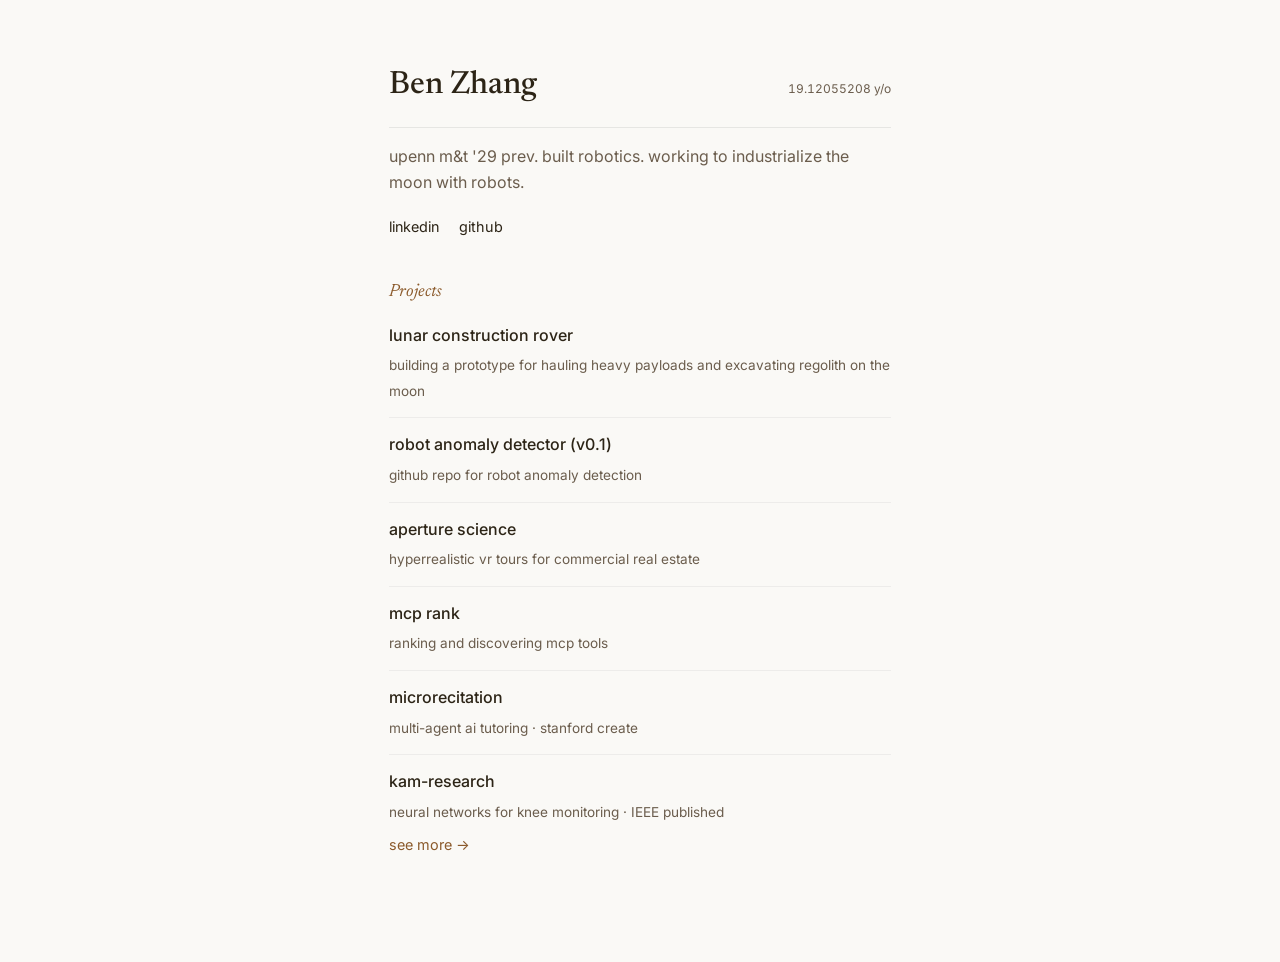
<file: index.html>
<!DOCTYPE html>
<html lang="en">
<head>
    <meta charset="utf-8">
    <meta name="viewport" content="width=device-width, initial-scale=1">
    <title>Ben Zhang</title>
    <link rel="preconnect" href="https://fonts.googleapis.com">
    <link rel="preconnect" href="https://fonts.gstatic.com" crossorigin>
    <link href="https://fonts.googleapis.com/css2?family=Caveat:wght@400;500;600&family=Inter:wght@400;500;600&family=Newsreader:ital,wght@0,400;0,500;1,400&family=Cormorant+Garamond:ital,wght@0,300;0,400;1,300&display=swap" rel="stylesheet">
    <link rel="stylesheet" href="css/styles.css">
</head>
<body>
    <main class="page">
        <header class="header">
            <div class="header-top">
                <h1>Ben Zhang</h1>
                <span class="age-display"><span id="age"></span> y/o</span>
            </div>
            <p class="intro">upenn m&t '29 prev. built robotics. working to industrialize the moon with robots.</p>
            <nav class="links">
                <a href="https://www.linkedin.com/in/benjamin-zhang-248397292/" target="_blank">linkedin</a>
                <a href="https://github.com/bezh7" target="_blank">github</a>
            </nav>
        </header>

        <section class="projects" id="projects">
            <h2>Projects</h2>
            <ul class="project-list">
                <li>
                    <a href="lunar-construction-rover/">lunar construction rover</a>
                    <span>building a prototype for hauling heavy payloads and excavating regolith on the moon</span>
                </li>
                <li>
                    <a href="https://github.com/bezh7/robot-anomaly-detector" target="_blank">robot anomaly detector (v0.1)</a>
                    <span>github repo for robot anomaly detection</span>
                </li>
                <li>
                    <a href="https://www.aperturescience.app/" target="_blank">aperture science</a>
                    <span>hyperrealistic vr tours for commercial real estate</span>
                </li>
                <li>
                    <a href="https://mcprank.app" target="_blank">mcp rank</a>
                    <span>ranking and discovering mcp tools</span>
                </li>
                <li>
                    <a href="https://microrecitations.com/" target="_blank">microrecitation</a>
                    <span>multi-agent ai tutoring · stanford create</span>
                </li>
                <li>
                    <a href="https://xplorestaging.ieee.org/document/10881418" target="_blank">kam-research</a>
                    <span>neural networks for knee monitoring · IEEE published</span>
                </li>
            </ul>
            <div class="projects-expanded" id="projects-expanded">
                <ul class="project-list">
                    <li>
                        <a href="https://github.com/bezh7/metadata-optimizer" target="_blank">mcp invocation evals</a>
                        <span>benchmarking multiturn mcp tool invocation rates across frontier models</span>
                    </li>
                    <li>
                        <a href="https://github.com/bezh7/metadata-optimizer" target="_blank">chatgpt app invocation simulator</a>
                        <span>testing how gpt apps get invoked</span>
                    </li>
                    <li>
                        <a href="https://github.com/bezh7/data-labeling-mvp" target="_blank">ai data processing assistant</a>
                        <span>full-stack desktop app with langgraph orchestration</span>
                    </li>
                    <li>
                        <a href="https://devpost.com/software/team-3-loople" target="_blank">loople</a>
                        <span>reusable led bracelets · m&tsi '24</span>
                    </li>
                </ul>
            </div>
            <button class="see-more" id="toggle-projects">see more &rarr;</button>
        </section>
    </main>

    <!-- Hidden content (kept but not rendered) -->
    <!--
    <div class="modal modal-headphones" id="modal-headphones">
        <div class="modal-content">
            <button class="modal-close" aria-label="Close">&times;</button>
            <h2>Currently Vibing To</h2>
            <p class="modal-subtitle">something i've been listening to lately</p>
            <div class="now-playing" id="now-playing">
                <div class="now-playing-loading">Loading...</div>
            </div>
            <button class="shuffle-button" id="shuffle-track">next</button>
            <a href="https://open.spotify.com/user/m2n4upuvctyfbfbw7vcggiv27" target="_blank" class="spotify-profile-link">view my spotify &rarr;</a>
        </div>
    </div>

    <div class="modal modal-notebook" id="modal-notebook">
        <div class="modal-content">
            <button class="modal-close" aria-label="Close">&times;</button>
            <h2>Thoughts & Writing</h2>
            <p class="modal-subtitle">occasional ramblings about tech, building, and life</p>
            <div class="writing-preview">
                <p>I write about whatever's on my mind — usually something about AI, startups, or the intersection of tech and creativity.</p>
            </div>
            <a href="https://substack.com/@benzhnng?" target="_blank" class="cta-button">Read on Substack &rarr;</a>
        </div>
    </div>

    <div class="modal modal-jar" id="modal-jar">
        <div class="modal-content">
            <button class="modal-close" aria-label="Close">&times;</button>
            <h2>Random Fact</h2>
            <p class="fun-fact" id="fun-fact">Click to get a random fact about me!</p>
            <button class="fact-button" id="next-fact">Another one &rarr;</button>
        </div>
    </div>
    -->

    <script src="js/scripts.js"></script>
</body>
</html>
</file>
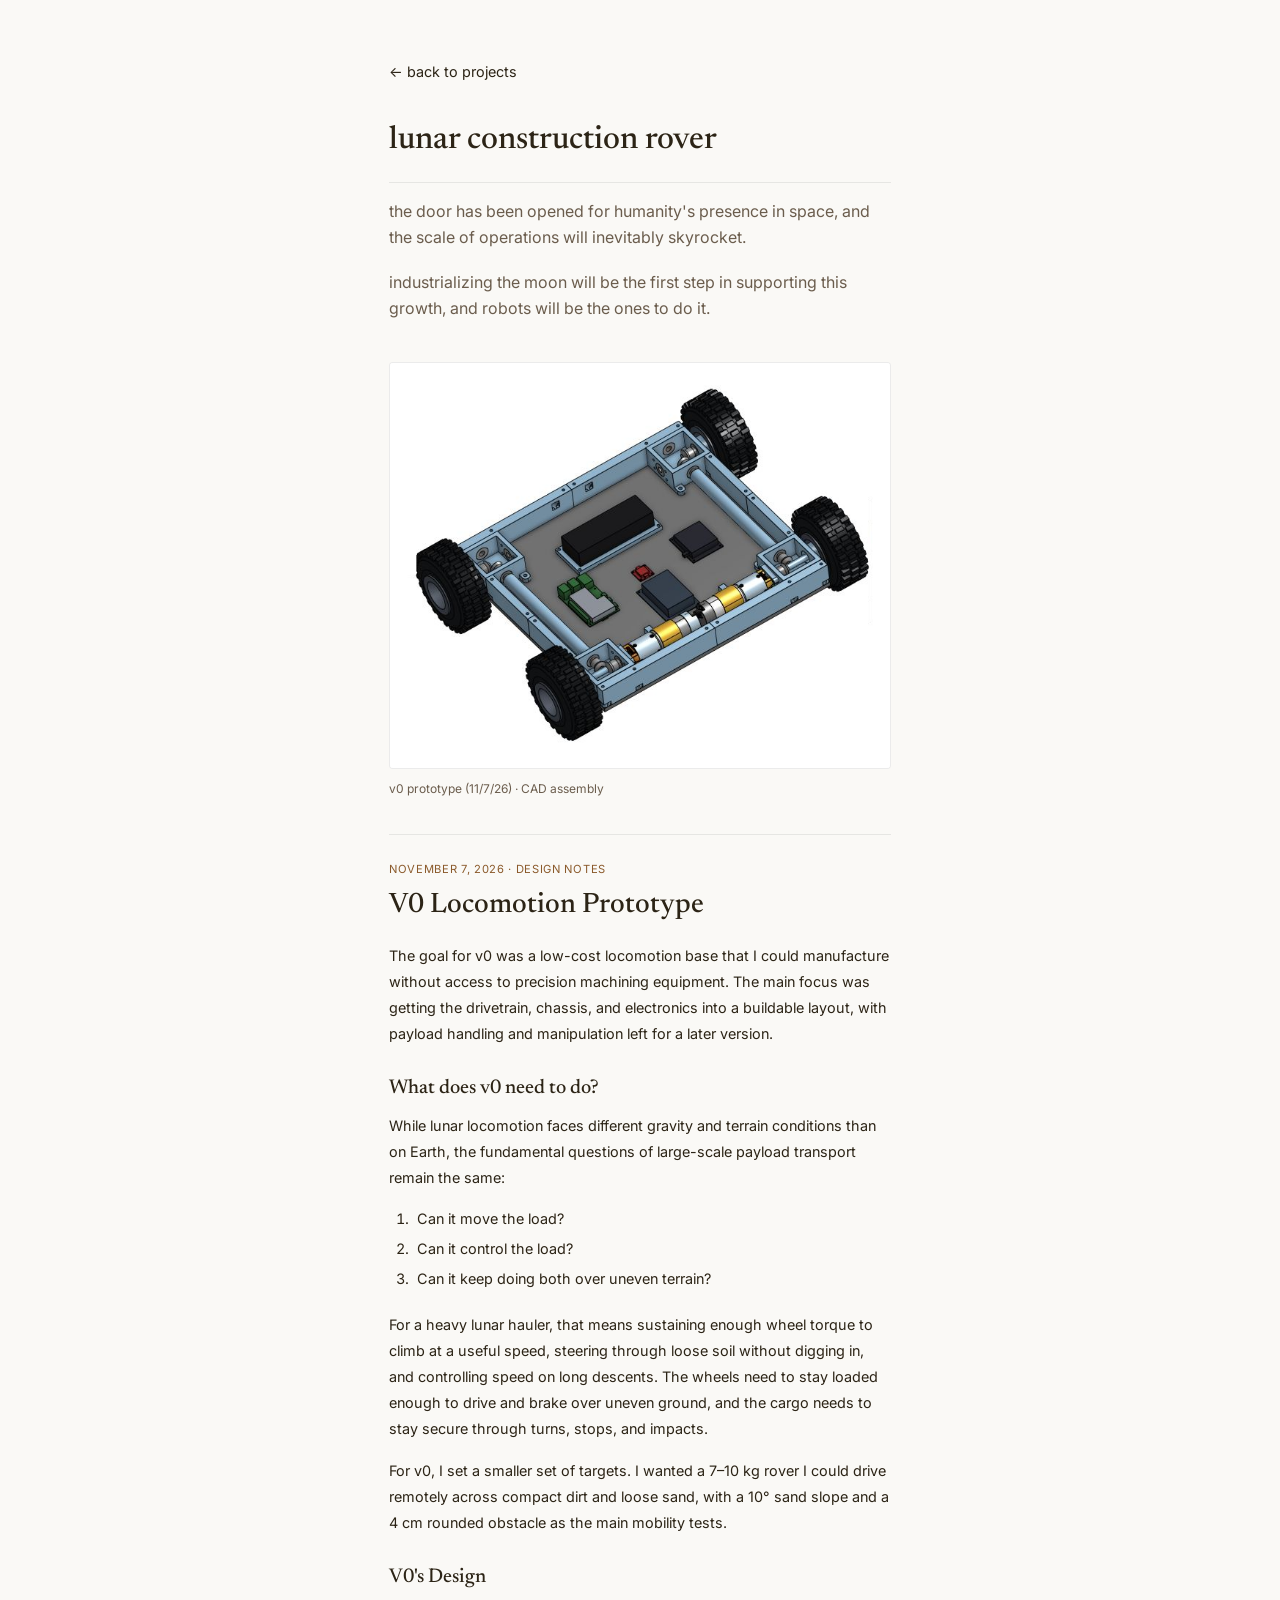
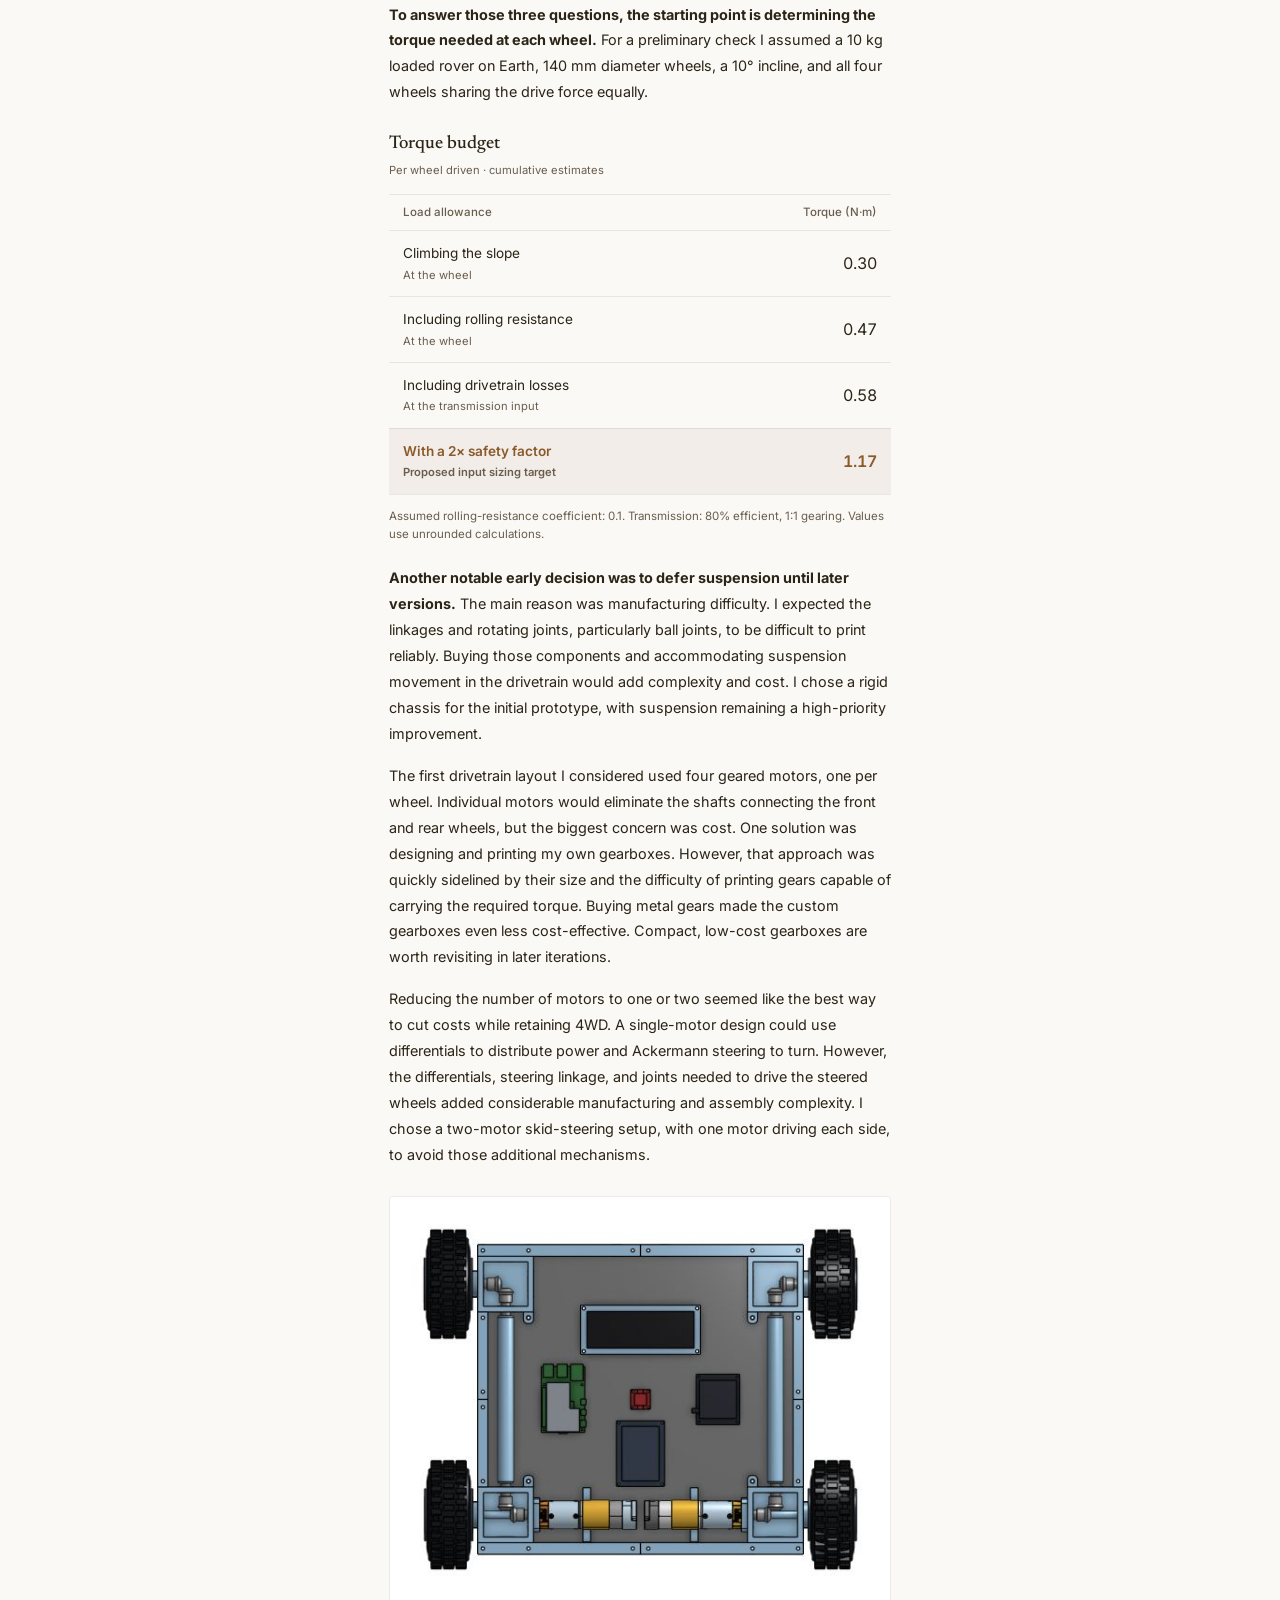
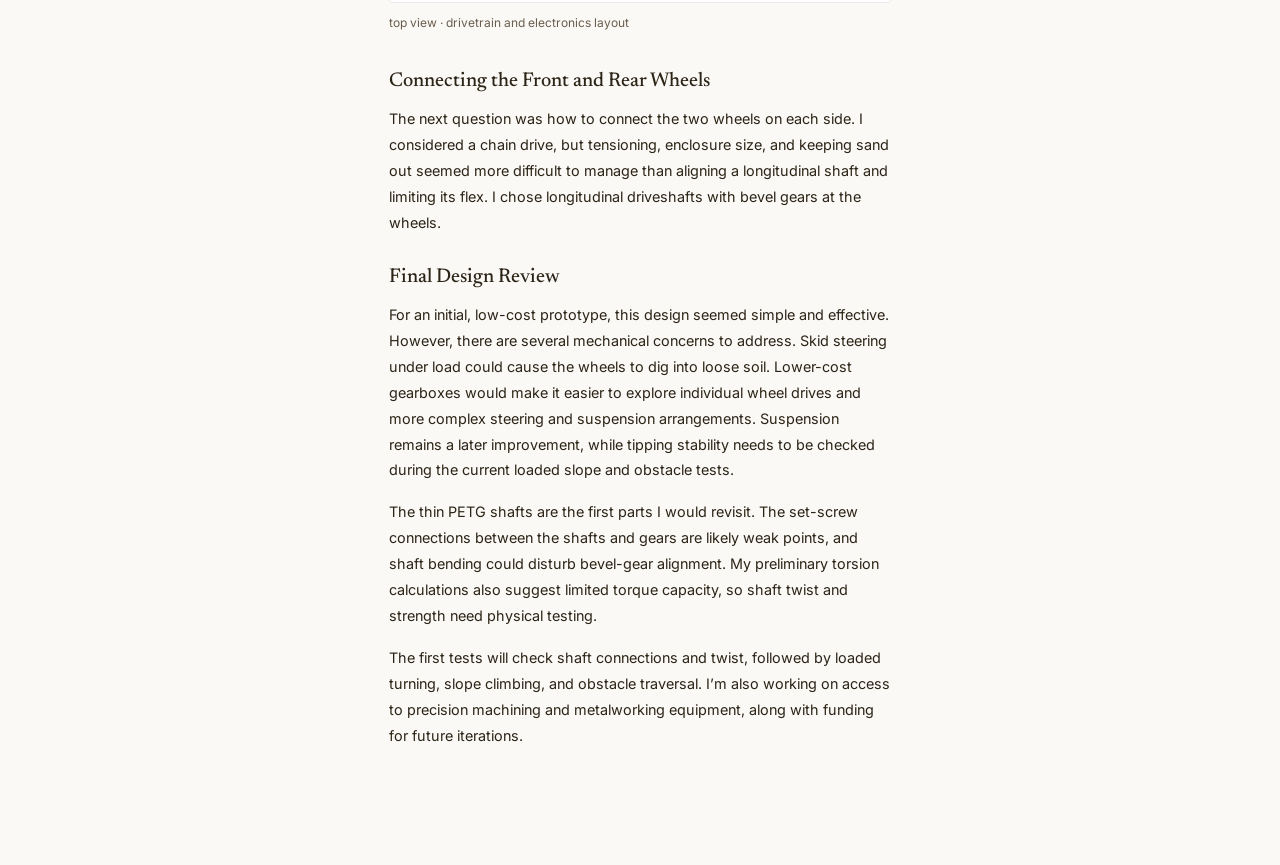
<file: lunar-construction-rover/index.html>
<!DOCTYPE html>
<html lang="en">
<head>
    <meta charset="utf-8">
    <meta name="viewport" content="width=device-width, initial-scale=1">
    <meta name="description" content="Building a prototype for hauling heavy payloads and excavating regolith on the moon.">
    <title>Lunar Construction Rover — Ben Zhang</title>
    <link rel="preconnect" href="https://fonts.googleapis.com">
    <link rel="preconnect" href="https://fonts.gstatic.com" crossorigin>
    <link href="https://fonts.googleapis.com/css2?family=Inter:wght@400;500;600&family=Newsreader:ital,wght@0,400;0,500;1,400&display=swap" rel="stylesheet">
    <link rel="stylesheet" href="../css/styles.css?v=rover-list-1">
</head>
<body>
    <main class="page">
        <nav class="links back-link" aria-label="Back to homepage">
            <a href="../#projects">&larr; back to projects</a>
        </nav>

        <header class="header">
            <div class="header-top">
                <h1>lunar construction rover</h1>
            </div>
            <p class="intro">the door has been opened for humanity's presence in space, and the scale of operations will inevitably skyrocket.</p>
            <p class="intro">industrializing the moon will be the first step in supporting this growth, and robots will be the ones to do it.</p>
        </header>

        <figure class="project-figure">
            <img src="../images/rover/rover-three-quarter.png" width="682" height="553"
                 alt="Three-quarter CAD view of the four-wheel rover, showing its chassis, drivetrain, battery, and electronics."
                 fetchpriority="high">
            <figcaption>v0 prototype (11/7/26) &middot; CAD assembly</figcaption>
        </figure>

        <section class="project-writing" aria-labelledby="about-build">
            <p class="project-date"><time datetime="2026-11-07">November 7, 2026</time> &middot; Design notes</p>
            <h2 id="about-build">V0 Locomotion Prototype</h2>
            <p>The goal for v0 was a low-cost locomotion base that I could manufacture without access to precision machining equipment. The main focus was getting the drivetrain, chassis, and electronics into a buildable layout, with payload handling and manipulation left for a later version.</p>

            <h3>What does v0 need to do?</h3>
            <p>While lunar locomotion faces different gravity and terrain conditions than on Earth, the fundamental questions of large-scale payload transport remain the same:</p>
            <ol class="design-questions">
                <li>Can it move the load?</li>
                <li>Can it control the load?</li>
                <li>Can it keep doing both over uneven terrain?</li>
            </ol>
            <p>For a heavy lunar hauler, that means sustaining enough wheel torque to climb at a useful speed, steering through loose soil without digging in, and controlling speed on long descents. The wheels need to stay loaded enough to drive and brake over uneven ground, and the cargo needs to stay secure through turns, stops, and impacts.</p>
            <p>For v0, I set a smaller set of targets. I wanted a 7–10 kg rover I could drive remotely across compact dirt and loose sand, with a 10° sand slope and a 4 cm rounded obstacle as the main mobility tests.</p>

            <h3>V0's Design</h3>
            <p><strong>To answer those three questions, the starting point is determining the torque needed at each wheel.</strong>  For a preliminary check I assumed a 10 kg loaded rover on Earth, 140 mm diameter wheels, a 10° incline, and all four wheels sharing the drive force equally.</p>
            <figure class="torque-summary" aria-labelledby="torque-caption">
                <table class="torque-table">
                    <caption id="torque-caption">Torque budget <span>Per wheel driven · cumulative estimates</span></caption>
                    <thead>
                        <tr><th scope="col">Load allowance</th><th scope="col">Torque <span>(N·m)</span></th></tr>
                    </thead>
                    <tbody>
                        <tr><th scope="row">Climbing the slope<span>At the wheel</span></th><td>0.30</td></tr>
                        <tr><th scope="row">Including rolling resistance<span>At the wheel</span></th><td>0.47</td></tr>
                        <tr><th scope="row">Including drivetrain losses<span>At the transmission input</span></th><td>0.58</td></tr>
                        <tr class="torque-target"><th scope="row">With a 2× safety factor<span>Proposed input sizing target</span></th><td>1.17</td></tr>
                    </tbody>
                </table>
                <p class="torque-note">Assumed rolling-resistance coefficient: 0.1. Transmission: 80% efficient, 1:1 gearing. Values use unrounded calculations.</p>
            </figure>
            <p><strong>Another notable early decision was to defer suspension until later versions.</strong> The main reason was manufacturing difficulty. I expected the linkages and rotating joints, particularly ball joints, to be difficult to print reliably. Buying those components and accommodating suspension movement in the drivetrain would add complexity and cost. I chose a rigid chassis for the initial prototype, with suspension remaining a high-priority improvement.</p>

            <p>The first drivetrain layout I considered used four geared motors, one per wheel. Individual motors would eliminate the shafts connecting the front and rear wheels, but the biggest concern was cost. One solution was designing and printing my own gearboxes. However, that approach was quickly sidelined by their size and the difficulty of printing gears capable of carrying the required torque. Buying metal gears made the custom gearboxes even less cost-effective. Compact, low-cost gearboxes are worth revisiting in later iterations.</p>
            <p>Reducing the number of motors to one or two seemed like the best way to cut costs while retaining 4WD. A single-motor design could use differentials to distribute power and Ackermann steering to turn. However, the differentials, steering linkage, and joints needed to drive the steered wheels added considerable manufacturing and assembly complexity. I chose a two-motor skid-steering setup, with one motor driving each side, to avoid those additional mechanisms.</p>

            <figure class="project-figure layout-figure">
                <img src="../images/rover/rover-top.png" width="534" height="433"
                     alt="Top-down CAD view of the rover showing two motors, longitudinal driveshafts, four wheel gear housings, and the electronics layout."
                     loading="lazy" decoding="async">
                <figcaption>top view &middot; drivetrain and electronics layout</figcaption>
            </figure>

            <h3>Connecting the Front and Rear Wheels</h3>
            <p>The next question was how to connect the two wheels on each side. I considered a chain drive, but tensioning, enclosure size, and keeping sand out seemed more difficult to manage than aligning a longitudinal shaft and limiting its flex. I chose longitudinal driveshafts with bevel gears at the wheels.</p>

            <h3>Final Design Review</h3>
            <p>For an initial, low-cost prototype, this design seemed simple and effective. However, there are several mechanical concerns to address. Skid steering under load could cause the wheels to dig into loose soil. Lower-cost gearboxes would make it easier to explore individual wheel drives and more complex steering and suspension arrangements. Suspension remains a later improvement, while tipping stability needs to be checked during the current loaded slope and obstacle tests.</p>
            <p>The thin PETG shafts are the first parts I would revisit. The set-screw connections between the shafts and gears are likely weak points, and shaft bending could disturb bevel-gear alignment. My preliminary torsion calculations also suggest limited torque capacity, so shaft twist and strength need physical testing.</p>
            <p>The first tests will check shaft connections and twist, followed by loaded turning, slope climbing, and obstacle traversal. I’m also working on access to precision machining and metalworking equipment, along with funding for future iterations.</p>
        </section>
    </main>
</body>
</html>
</file>
<file: css/styles.css>
:root {
    --bg: #faf9f6;
    --text: #2c2416;
    --text-muted: #6b5d4d;
    --accent: #8b5a2b;
    --border: rgba(0, 0, 0, 0.08);
}

* {
    margin: 0;
    padding: 0;
    box-sizing: border-box;
}

body {
    font-family: 'Inter', -apple-system, sans-serif;
    background: var(--bg);
    color: var(--text);
    line-height: 1.6;
    -webkit-font-smoothing: antialiased;
}

.page {
    max-width: 550px;
    margin: 0 auto;
    padding: 60px 24px 80px;
}

/* Header */
.header {
    margin-bottom: 40px;
}

.header-top {
    display: flex;
    justify-content: space-between;
    align-items: baseline;
    margin-bottom: 16px;
    padding-bottom: 16px;
    border-bottom: 1px solid var(--border);
}

.header-top h1 {
    font-family: 'Newsreader', Georgia, serif;
    font-size: 2rem;
    font-weight: 500;
}

.age-display {
    font-size: 0.75rem;
    color: var(--text-muted);
    font-variant-numeric: tabular-nums;
}

.intro {
    color: var(--text-muted);
    margin-bottom: 20px;
    line-height: 1.6;
}

.links {
    display: flex;
    gap: 20px;
}

.links a {
    color: var(--text);
    text-decoration: none;
    font-size: 0.9rem;
    transition: color 0.2s;
}

.links a:hover {
    color: var(--accent);
}

/* Projects */
.projects {
    margin-bottom: 24px;
}

.projects h2 {
    font-family: 'Newsreader', Georgia, serif;
    font-size: 1.1rem;
    font-weight: 400;
    font-style: italic;
    color: var(--accent);
    margin-bottom: 16px;
}

.project-list {
    list-style: none;
}

.project-list li {
    margin-bottom: 14px;
    padding-bottom: 14px;
    border-bottom: 1px solid rgba(0, 0, 0, 0.05);
}

.project-list li:last-child {
    border-bottom: none;
    margin-bottom: 0;
    padding-bottom: 0;
}

.project-list a {
    color: var(--text);
    text-decoration: none;
    font-weight: 500;
    display: block;
    margin-bottom: 4px;
    transition: color 0.2s;
}

.project-list a:hover {
    color: var(--accent);
}

.project-list span {
    font-size: 0.85rem;
    color: var(--text-muted);
}

.projects-expanded {
    max-height: 0;
    overflow: hidden;
    transition: max-height 0.4s ease;
}

.projects-expanded .project-list {
    margin-top: 0;
}

.projects-expanded .project-list li:first-child {
    padding-top: 14px;
    border-top: 1px solid rgba(0, 0, 0, 0.05);
}

.see-more {
    display: inline-block;
    margin-top: 12px;
    font-size: 0.9rem;
    color: var(--accent);
    text-decoration: none;
    transition: color 0.2s;
    background: none;
    border: none;
    padding: 0;
    cursor: pointer;
    font-family: inherit;
}

.see-more:hover {
    color: var(--text);
}

/* Project page */
.back-link {
    margin-bottom: 32px;
}

.coming-soon {
    color: var(--text-muted);
    font-size: 0.9rem;
    padding: 20px 0;
    border-top: 1px solid var(--border);
}

/* Rover project images and editable write-up */
.project-figure {
    margin: 0 0 36px;
}

.project-figure img {
    display: block;
    width: 100%;
    height: auto;
    border: 1px solid var(--border);
    border-radius: 4px;
    background: #fff;
}

.project-figure figcaption {
    margin-top: 10px;
    color: var(--text-muted);
    font-size: 0.75rem;
}

.project-writing {
    margin-bottom: 36px;
    padding-top: 24px;
    border-top: 1px solid var(--border);
}

.project-writing h2 {
    margin-bottom: 20px;
    font-family: 'Newsreader', Georgia, serif;
    font-size: 1.75rem;
    font-weight: 500;
    line-height: 1.2;
}

.project-writing h3 {
    margin: 28px 0 12px;
    font-family: 'Newsreader', Georgia, serif;
    font-size: 1.25rem;
    font-weight: 500;
    line-height: 1.3;
}

.project-writing p {
    margin-bottom: 16px;
    font-size: 0.9rem;
}

.project-writing .project-date {
    margin-bottom: 10px;
    color: var(--accent);
    font-size: 0.7rem;
    letter-spacing: 0.06em;
    text-transform: uppercase;
}

.project-writing p {
    line-height: 1.8;
}

.torque-summary {
    margin: 26px 0 22px;
}

.torque-table {
    width: 100%;
    border-collapse: collapse;
    font-size: 0.85rem;
    line-height: 1.45;
}

.torque-table caption {
    padding-bottom: 16px;
    text-align: left;
    font-family: 'Newsreader', Georgia, serif;
    font-size: 1.15rem;
    font-weight: 500;
}

.torque-table caption span {
    display: block;
    margin-top: 4px;
    font-family: 'Inter', sans-serif;
    font-size: 0.7rem;
    font-weight: 400;
    color: var(--text-muted);
}

.torque-table thead th {
    padding: 9px 14px;
    border-top: 1px solid var(--border);
    border-bottom: 1px solid var(--border);
    color: var(--text-muted);
    font-size: 0.72rem;
    font-weight: 500;
    text-align: left;
}

.torque-table tbody th,
.torque-table td {
    padding: 13px 14px;
    border-bottom: 1px solid var(--border);
    text-align: left;
    font-weight: 400;
}

.torque-table tbody th span {
    display: block;
    margin-top: 3px;
    color: var(--text-muted);
    font-size: 0.7rem;
}

.torque-table td,
.torque-table thead th:last-child {
    width: 100px;
    text-align: right;
    white-space: nowrap;
    font-variant-numeric: tabular-nums;
}

.torque-table td {
    font-size: 1rem;
}

.torque-table .torque-target {
    background: rgba(139, 90, 43, 0.07);
}

.torque-table .torque-target th,
.torque-table .torque-target td {
    color: var(--accent);
    font-weight: 600;
}

.project-writing .torque-note {
    margin: 12px 0 0;
    color: var(--text-muted);
    font-size: 0.72rem;
    line-height: 1.6;
}

.project-writing .layout-figure {
    margin: 28px 0 36px;
}

.project-next {
    margin-top: 28px;
    padding: 4px 0 0 20px;
    border-left: 2px solid var(--accent);
}

.project-next h3 {
    margin-top: 0;
}

.project-next .project-status {
    margin-bottom: 0;
    color: var(--text-muted);
    font-size: 0.8rem;
}

/* Responsive */
@media (max-width: 480px) {
    .page {
        padding: 40px 20px 60px;
    }

    .header-top {
        flex-direction: column;
        align-items: flex-start;
        gap: 4px;
    }

    .header-top h1 {
        font-size: 1.5rem;
    }

    .age-display {
        font-size: 0.9rem;
    }
}

.project-writing .design-questions {
    list-style: decimal;
    margin: 0 0 20px;
    padding-left: 1.5rem;
    font-size: 0.9rem;
    line-height: 1.8;
}

.design-questions li {
    padding-left: 0.25rem;
    margin-bottom: 4px;
}
</file>
